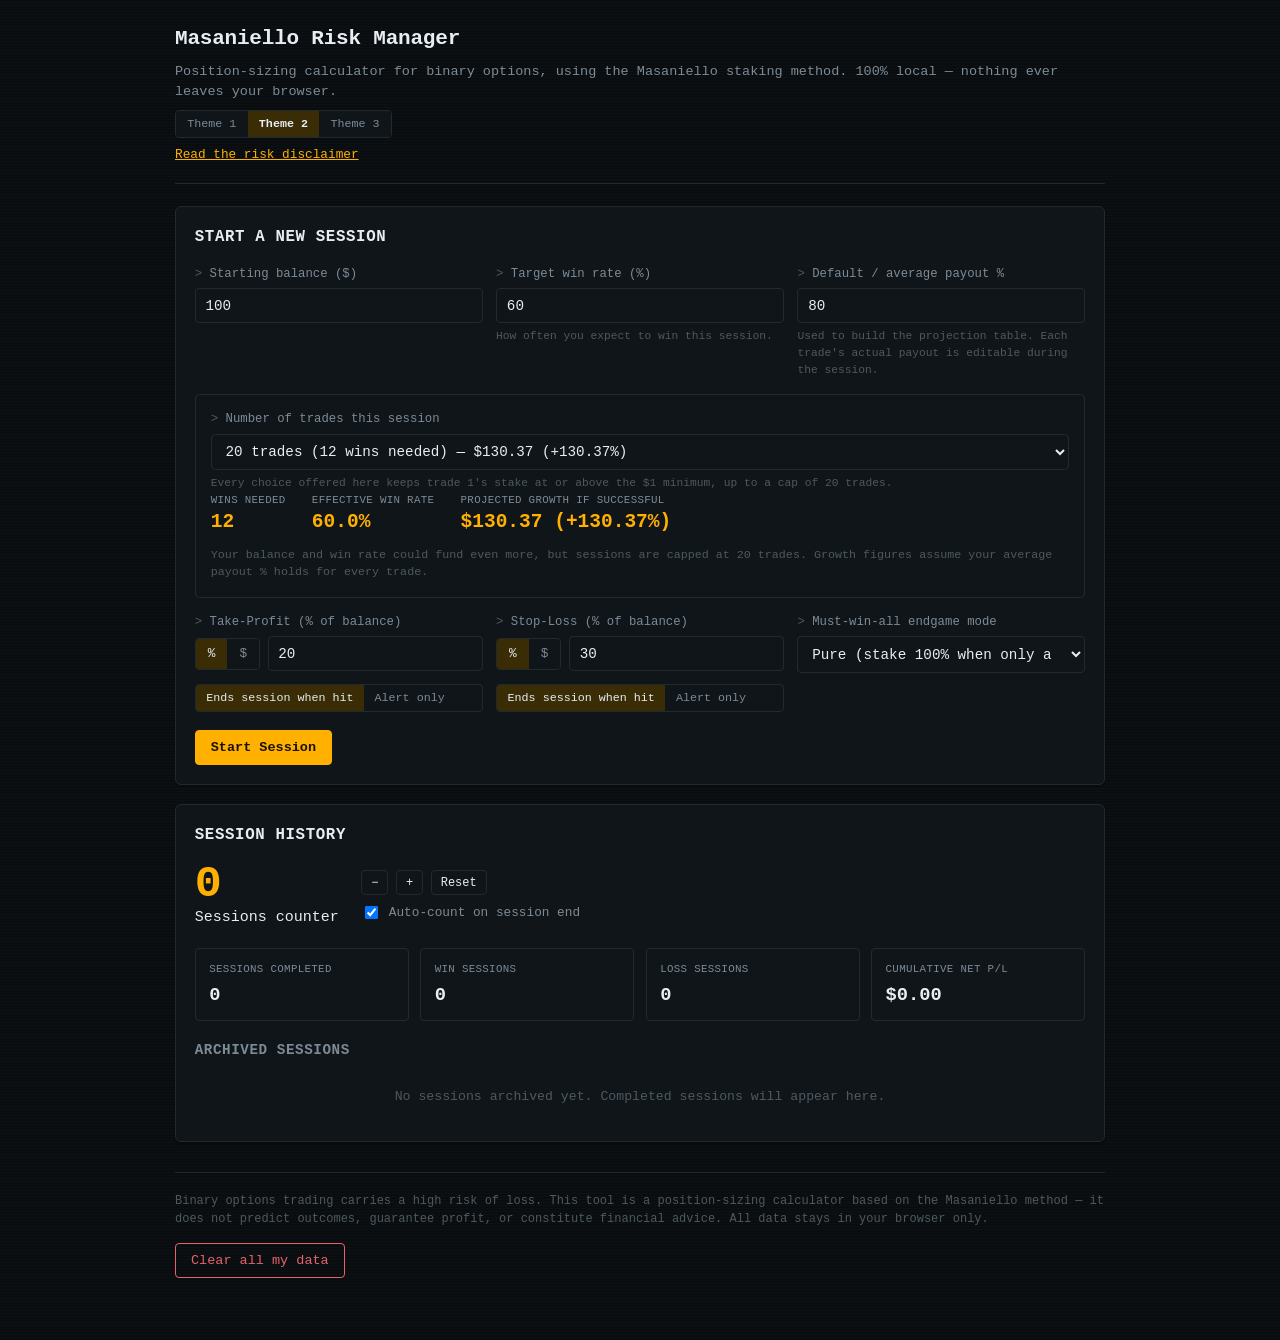
<file: index.html>
<!doctype html>
<html lang="en">
<head>
<meta charset="utf-8" />
<meta name="viewport" content="width=device-width, initial-scale=1" />
<title>Masaniello Risk Manager</title>
<script>
  (function () {
    var VALID = { ledger: 1, terminal: 1, gauge: 1 };
    var theme = 'terminal';
    try {
      var stored = localStorage.getItem('masaniello_theme_v1');
      if (stored && VALID[stored]) theme = stored;
    } catch (e) {}
    document.documentElement.setAttribute('data-theme', theme);
  })();
</script>
<link rel="stylesheet" href="style.css" />
</head>
<body>
<div class="wrap">

  <header class="app-header">
    <h1>Masaniello Risk Manager</h1>
    <div class="tagline">Position-sizing calculator for binary options, using the Masaniello staking method. 100% local — nothing ever leaves your browser.</div>
    <div class="theme-switcher" role="group" aria-label="Visual theme">
      <button type="button" class="theme-btn" data-theme-choice="ledger">Theme 1</button>
      <button type="button" class="theme-btn" data-theme-choice="terminal">Theme 2</button>
      <button type="button" class="theme-btn" data-theme-choice="gauge">Theme 3</button>
    </div>
    <span class="disclaimer-link" id="disclaimerLink">Read the risk disclaimer</span>
  </header>

  <!-- ===================== SETUP PANEL ===================== -->
  <section class="card" id="setupPanel">
    <h2>Start a new session</h2>
    <div class="error-box hidden" id="setupError"></div>

    <div class="field-grid">
      <div class="field">
        <label for="bankrollInput">Starting balance ($)</label>
        <input type="number" id="bankrollInput" value="100" min="0" step="0.01" />
      </div>
      <div class="field">
        <label for="winRateInput">Target win rate (%)</label>
        <input type="number" id="winRateInput" value="60" min="0.01" max="100" step="0.1" />
        <span class="hint">How often you expect to win this session.</span>
      </div>
      <div class="field">
        <label for="avgPayoutInput">Default / average payout %</label>
        <input type="number" id="avgPayoutInput" value="80" min="0" step="0.01" />
        <span class="hint">Used to build the projection table. Each trade's actual payout is editable during the session.</span>
      </div>
    </div>

    <div class="computed-plan" id="computedPlan">
      <div class="field">
        <label for="tradeCountSelect">Number of trades this session</label>
        <select id="tradeCountSelect"></select>
        <span class="hint">Every choice offered here keeps trade 1's stake at or above the $1 minimum, up to a cap of 20 trades.</span>
      </div>
      <div class="computed-plan-row">
        <div class="computed-plan-item">
          <div class="label">Wins needed</div>
          <div class="value" id="computedWins">—</div>
        </div>
        <div class="computed-plan-item">
          <div class="label">Effective win rate</div>
          <div class="value" id="computedWinRate">—</div>
        </div>
        <div class="computed-plan-item">
          <div class="label">Projected growth if successful</div>
          <div class="value" id="computedGrowth">—</div>
        </div>
      </div>
      <div class="note" id="computedPlanNote">Set your balance and target win rate above to see how many trades you can choose from.</div>
    </div>

    <div class="field-grid" style="margin-top:1rem;">
      <div class="field">
        <label id="tpValueLabel">Take-Profit (% of balance)</label>
        <div class="tp-sl-row">
          <div class="toggle-group">
            <button type="button" id="tpTypePercentBtn" class="active">%</button>
            <button type="button" id="tpTypeDollarBtn">$</button>
          </div>
          <input type="number" id="tpValueInput" value="20" min="0" step="0.01" />
        </div>
        <div class="field hidden" id="tpDollarModeField" style="margin-top:0.5rem;">
          <div class="toggle-group wide">
            <button type="button" id="tpModeAmountBtn" class="active">Amount to gain</button>
            <button type="button" id="tpModeCeilingBtn">Balance ceiling</button>
          </div>
          <span class="hint" id="tpDollarModeHint"></span>
        </div>
        <div class="toggle-group wide" style="margin-top:0.5rem;">
          <button type="button" id="tpForceEndYesBtn" class="active">Ends session when hit</button>
          <button type="button" id="tpForceEndNoBtn">Alert only</button>
        </div>
      </div>
      <div class="field">
        <label id="slValueLabel">Stop-Loss (% of balance)</label>
        <div class="tp-sl-row">
          <div class="toggle-group">
            <button type="button" id="slTypePercentBtn" class="active">%</button>
            <button type="button" id="slTypeDollarBtn">$</button>
          </div>
          <input type="number" id="slValueInput" value="30" min="0" step="0.01" />
        </div>
        <div class="field hidden" id="slDollarModeField" style="margin-top:0.5rem;">
          <div class="toggle-group wide">
            <button type="button" id="slModeAmountBtn" class="active">Amount you can lose</button>
            <button type="button" id="slModeFloorBtn">Balance floor</button>
          </div>
          <span class="hint" id="slDollarModeHint"></span>
        </div>
        <div class="toggle-group wide" style="margin-top:0.5rem;">
          <button type="button" id="slForceEndYesBtn" class="active">Ends session when hit</button>
          <button type="button" id="slForceEndNoBtn">Alert only</button>
        </div>
      </div>
      <div class="field">
        <label for="diagonalModeSelect">Must-win-all endgame mode</label>
        <select id="diagonalModeSelect">
          <option value="pure" selected>Pure (stake 100% when only a win keeps target alive)</option>
          <option value="capped">Capped (cap the stake, treat a loss as session end)</option>
        </select>
      </div>
      <div class="field hidden" id="maxStakePercentField">
        <label for="maxStakePercentInput">Max stake % (capped mode)</label>
        <input type="number" id="maxStakePercentInput" value="50" min="1" max="100" step="1" />
      </div>
    </div>

    <div style="margin-top:1.25rem;">
      <button class="btn btn-primary" id="startSessionBtn">Start Session</button>
    </div>
  </section>

  <!-- ===================== ACTIVE / ENDED DASHBOARD ===================== -->
  <section class="card hidden" id="dashboardPanel">
    <div class="end-banner hidden" id="endBanner"></div>
    <div class="error-box hidden" id="endgameWarning"></div>

    <span class="session-status hidden" id="sessionStatus">Session Active</span>

    <div class="stat-row">
      <div class="stat"><div class="label">Current Capital</div><div class="value" id="statCurrentCapital">$0.00</div></div>
      <div class="stat"><div class="label">Starting Capital</div><div class="value" id="statStartingCapital">$0.00</div></div>
      <div class="stat"><div class="label">Net P/L</div><div class="value" id="statNetPL">$0.00</div></div>
      <div class="stat"><div class="label">Trades</div><div class="value" id="statTrades" style="font-size:1rem;">0 / 0</div></div>
      <div class="stat"><div class="label">Wins</div><div class="value" id="statWins" style="font-size:1rem;">0 / 0</div></div>
    </div>

    <div class="projection-box">
      <div class="estimate-label">Projected outcome if the plan finishes exactly on target</div>
      <div class="proj-row">
        <div class="proj-item"><div class="value" id="projFinalCapital">$0.00</div><div class="label">Final capital</div></div>
        <div class="proj-item"><div class="value" id="projProfit">$0.00</div><div class="label">Projected profit</div></div>
        <div class="proj-item"><div class="value" id="projGainPercent">0%</div><div class="label">Account gain</div></div>
      </div>
      <div class="note" id="projNote"></div>
    </div>

    <div class="stake-panel">
      <div class="field">
        <label for="qNextInput">Payout % for this trade</label>
        <input type="number" id="qNextInput" min="0" step="0.01" />
        <span class="hint">Set this to what your broker is actually offering on <em>this</em> trade before you record a result — binary options payouts change trade to trade, and this is the number your stake and balance are calculated from.</span>
      </div>
      <div class="suggested-stake">
        <div class="label">Suggested next stake</div>
        <div class="value" id="suggestedStakeValue">$0.00</div>
      </div>
    </div>

    <div class="progress-row">
      <div class="progress-item">
        <div class="progress-label" id="tpProgressLabel"><span>Take-Profit</span><span>$0 / $0</span></div>
        <div class="progress-bar-bg"><div class="progress-bar-fill tp" id="tpProgressFill" style="width:0%;"></div></div>
        <svg class="progress-ring" viewBox="0 0 84 84" width="84" height="84">
          <circle class="ring-track" cx="42" cy="42" r="34" fill="none" stroke-width="8" />
          <circle class="ring-fill tp" id="tpRingFill" cx="42" cy="42" r="34" fill="none" stroke-width="8" stroke-linecap="round" stroke-dasharray="0 213.63" transform="rotate(-90 42 42)" />
          <line x1="42" y1="6" x2="42" y2="14" class="ring-tick" />
          <line x1="78" y1="42" x2="70" y2="42" class="ring-tick" />
          <line x1="42" y1="78" x2="42" y2="70" class="ring-tick" />
          <line x1="6" y1="42" x2="14" y2="42" class="ring-tick" />
        </svg>
        <span class="hit-note hidden" id="tpHitNote">Reached — auto-end is off, session continuing</span>
      </div>
      <div class="progress-item">
        <div class="progress-label" id="slProgressLabel"><span>Stop-Loss</span><span>$0 / $0</span></div>
        <div class="progress-bar-bg"><div class="progress-bar-fill sl" id="slProgressFill" style="width:0%;"></div></div>
        <svg class="progress-ring" viewBox="0 0 84 84" width="84" height="84">
          <circle class="ring-track" cx="42" cy="42" r="34" fill="none" stroke-width="8" />
          <circle class="ring-fill sl" id="slRingFill" cx="42" cy="42" r="34" fill="none" stroke-width="8" stroke-linecap="round" stroke-dasharray="0 213.63" transform="rotate(-90 42 42)" />
          <line x1="42" y1="6" x2="42" y2="14" class="ring-tick" />
          <line x1="78" y1="42" x2="70" y2="42" class="ring-tick" />
          <line x1="42" y1="78" x2="42" y2="70" class="ring-tick" />
          <line x1="6" y1="42" x2="14" y2="42" class="ring-tick" />
        </svg>
        <span class="hit-note hidden" id="slHitNote">Reached — auto-end is off, session continuing</span>
      </div>
    </div>

    <div class="error-box hidden" id="dashboardError"></div>

    <div class="actions-row">
      <div class="stake-used-field">
        <label for="stakeUsedInput">Actual stake used (editable for slippage)</label>
        <input type="number" id="stakeUsedInput" min="0" step="0.01" />
      </div>
      <button class="btn btn-win" id="winBtn">Win</button>
      <button class="btn btn-loss" id="lossBtn">Loss</button>
    </div>

    <h3>This session's trade log</h3>
    <div style="overflow-x:auto;">
      <table class="log-table">
        <thead>
          <tr><th>No.</th><th>Payout %</th><th>Result</th><th>Trade Amount</th><th>Return</th><th>Running Balance</th></tr>
        </thead>
        <tbody id="tradeLogBody"></tbody>
      </table>
    </div>

    <div class="actions-row" style="margin-top:1.25rem;margin-bottom:0;">
      <button class="btn btn-danger" id="endSessionBtn">End Session Manually</button>
      <button class="btn btn-primary hidden" id="startNewSessionBtn">Start New Session</button>
    </div>
  </section>

  <!-- ===================== SESSION HISTORY ===================== -->
  <section class="card">
    <h2>Session History</h2>

    <div class="counter-widget">
      <div>
        <div class="big-number" id="counterBigNumber">0</div>
        <div class="hint">Sessions counter</div>
      </div>
      <div class="counter-side">
        <div class="counter-controls">
          <button class="btn btn-small" id="counterMinusBtn">−</button>
          <button class="btn btn-small" id="counterPlusBtn">+</button>
          <button class="btn btn-small" id="counterResetBtn">Reset</button>
        </div>
        <label class="switch">
          <input type="checkbox" id="autoCountToggle" checked />
          Auto-count on session end
        </label>
      </div>
    </div>

    <div class="history-totals">
      <div class="stat"><div class="label">Sessions Completed</div><div class="value" id="totalSessions">0</div></div>
      <div class="stat"><div class="label">Win Sessions</div><div class="value" id="totalWinSessions">0</div></div>
      <div class="stat"><div class="label">Loss Sessions</div><div class="value" id="totalLossSessions">0</div></div>
      <div class="stat"><div class="label">Cumulative Net P/L</div><div class="value" id="totalCumulativePL">$0.00</div></div>
    </div>

    <h3>Archived sessions</h3>
    <div id="sessionHistoryList"></div>
  </section>

  <footer class="app-footer">
    <div>
      Binary options trading carries a high risk of loss. This tool is a position-sizing calculator based on the
      Masaniello method — it does not predict outcomes, guarantee profit, or constitute financial advice. All data
      stays in your browser only.
    </div>
    <div>
      <button class="btn btn-danger" id="clearAllDataBtn">Clear all my data</button>
    </div>
  </footer>

</div>

<!-- Disclaimer modal -->
<div class="modal-backdrop hidden" id="disclaimerModal">
  <div class="modal">
    <h3>Risk Disclaimer</h3>
    <p>
      Binary options trading carries a high risk of loss and is not suitable for every investor. The Masaniello method
      implemented here is a position-sizing / stake-management calculator only — it does not predict trade outcomes,
      does not guarantee profit, and is not financial or investment advice.
    </p>
    <p>
      This tool runs entirely in your browser. No account, trade, or session data is ever sent to a server; everything
      is stored locally via your browser's <code>localStorage</code> and is only ever visible to you, on this device,
      in this browser.
    </p>
    <p>
      The "projected final capital" shown during a session is an estimate that assumes your chosen average payout %
      continues on every remaining trade at exactly the suggested stake. Real payouts vary trade to trade, so actual
      results can and will differ.
    </p>
    <div class="modal-actions">
      <button class="btn btn-primary" id="disclaimerCloseBtn">Close</button>
    </div>
  </div>
</div>

<div class="toast hidden" id="toast"></div>

<script src="masaniello.js"></script>
<script src="app.js"></script>
</body>
</html>
</file>
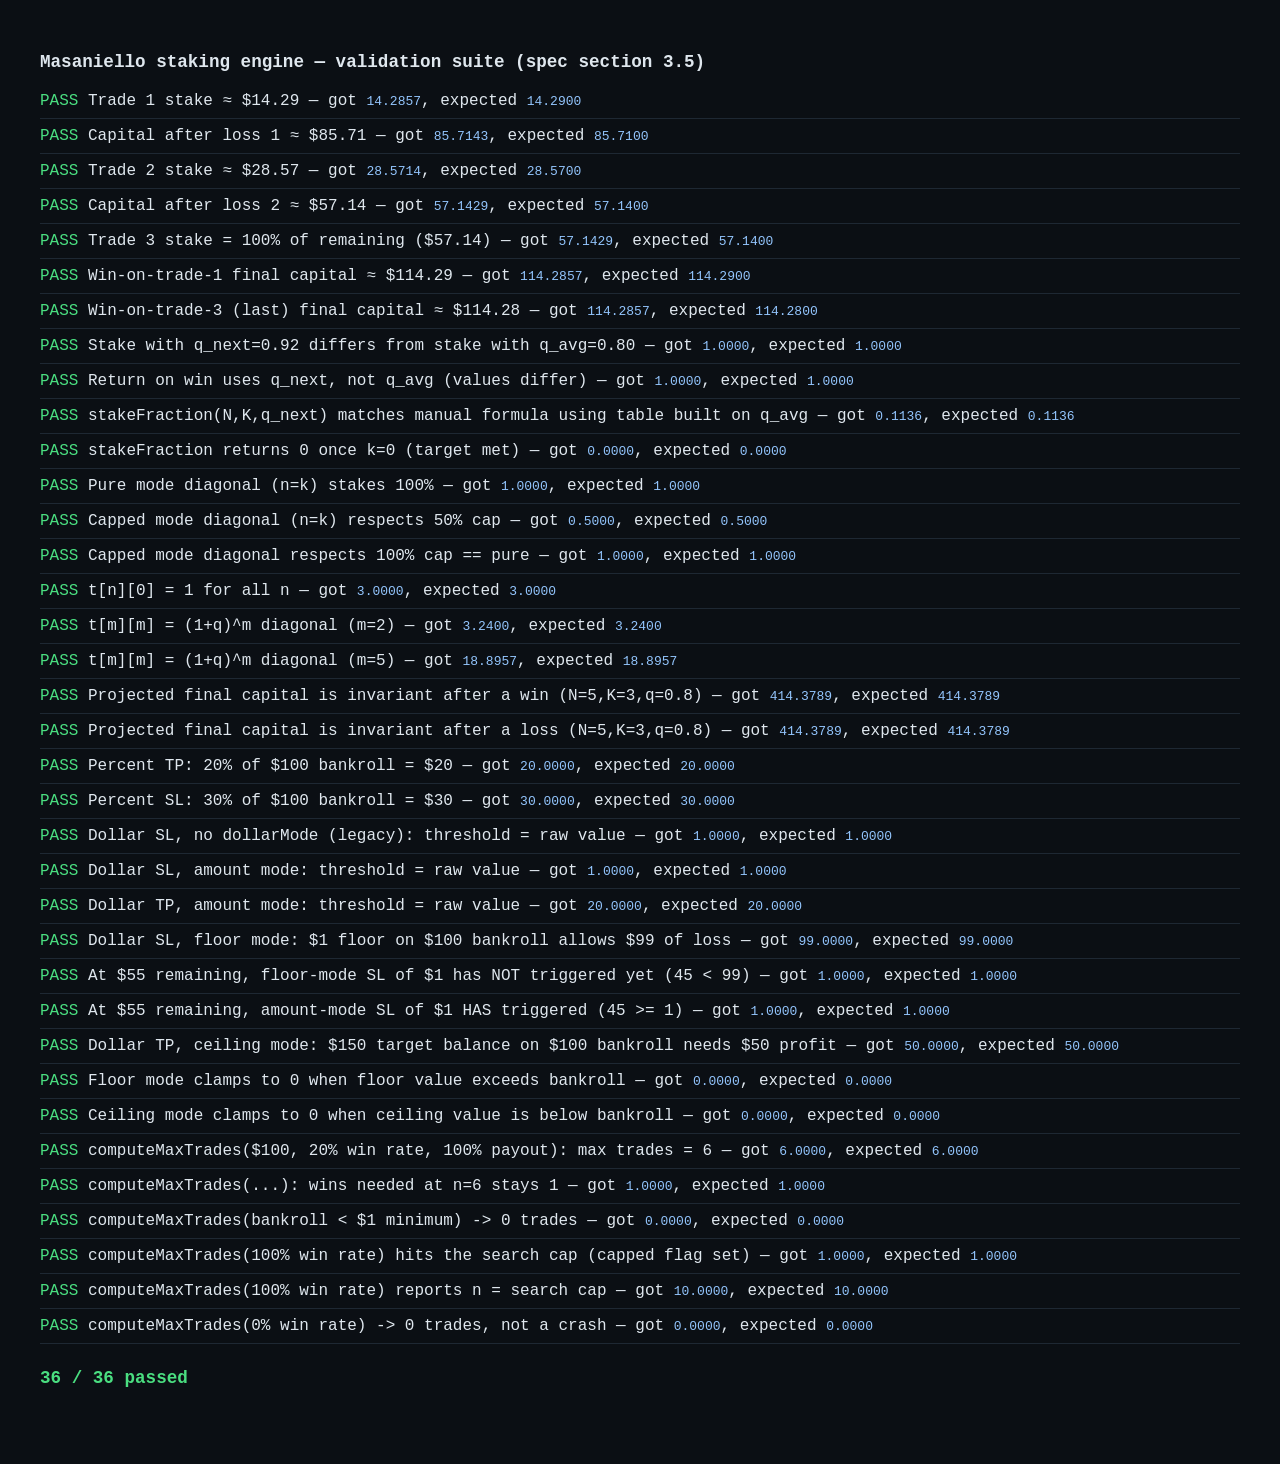
<file: tests.html>
<!doctype html>
<html lang="en">
<head>
<meta charset="utf-8" />
<title>Masaniello engine — test suite</title>
<style>
  body { font-family: ui-monospace, SFMono-Regular, Menlo, monospace; background:#0b0f14; color:#dfe7ee; padding:2rem; }
  h1 { font-size: 1.1rem; }
  .pass { color: #4ade80; }
  .fail { color: #f87171; }
  .case { padding: 0.5rem 0; border-bottom: 1px solid #1e2833; }
  .summary { margin-top: 1.5rem; font-weight: bold; font-size: 1.1rem; }
  code { color: #93c5fd; }
</style>
</head>
<body>
<h1>Masaniello staking engine — validation suite (spec section 3.5)</h1>
<div id="results"></div>
<div id="summary" class="summary"></div>

<script src="masaniello.js"></script>
<script>
(function () {
  const results = [];
  let passCount = 0;

  function approx(a, b, eps) {
    return Math.abs(a - b) <= (eps === undefined ? 0.005 : eps);
  }

  function check(name, actual, expected, eps) {
    const ok = approx(actual, expected, eps);
    if (ok) passCount++;
    results.push({ name, ok, actual, expected });
  }

  // --- Worked example from the spec: N=3, K=1, payout=100%, bankroll=$100 ---
  (function workedExample() {
    const N = 3, K = 1, qAvg = 1.0, C0 = 100;
    const t = Masaniello.buildTable(N, qAvg);

    let capital = C0, tradesRemaining = N, winsNeeded = K;

    // Trade 1
    let stake1 = Masaniello.nextStake(capital, tradesRemaining, winsNeeded, qAvg, t, 'pure');
    check('Trade 1 stake ≈ $14.29', stake1, 14.29, 0.01);

    // Trade 1 loses -> capital 85.71
    capital = capital - stake1;
    tradesRemaining -= 1; // winsNeeded unchanged (loss)
    check('Capital after loss 1 ≈ $85.71', capital, 85.71, 0.01);

    // Trade 2
    let stake2 = Masaniello.nextStake(capital, tradesRemaining, winsNeeded, qAvg, t, 'pure');
    check('Trade 2 stake ≈ $28.57', stake2, 28.57, 0.01);

    // Trade 2 loses -> capital 57.14
    capital = capital - stake2;
    tradesRemaining -= 1;
    check('Capital after loss 2 ≈ $57.14', capital, 57.14, 0.01);

    // Trade 3 - must-win-all-remaining (n===k diagonal), pure mode -> 100% of capital
    let stake3 = Masaniello.nextStake(capital, tradesRemaining, winsNeeded, qAvg, t, 'pure');
    check('Trade 3 stake = 100% of remaining ($57.14)', stake3, 57.14, 0.01);

    // A single win, whenever it lands, produces the same final capital ~114.28/114.29
    const finalIfWinTrade1 = C0 - Masaniello.nextStake(C0, N, K, qAvg, t, 'pure') + Masaniello.nextStake(C0, N, K, qAvg, t, 'pure') * (1 + qAvg);
    check('Win-on-trade-1 final capital ≈ $114.29', finalIfWinTrade1, 114.29, 0.02);

    const finalIfWinTrade3 = capital - stake3 + stake3 * (1 + qAvg);
    check('Win-on-trade-3 (last) final capital ≈ $114.28', finalIfWinTrade3, 114.28, 0.02);
  })();

  // --- q_next differs from q_avg on the very first trade ---
  (function qNextDiffersFromQAvg() {
    const N = 3, K = 1, qAvg = 0.80, C0 = 100;
    const t = Masaniello.buildTable(N, qAvg);

    const qNext = 0.92; // broker actually offering 92% on trade 1
    const stakeWithQNext = Masaniello.nextStake(C0, N, K, qNext, t, 'pure');
    const stakeWithQAvg = Masaniello.nextStake(C0, N, K, qAvg, t, 'pure');

    check('Stake with q_next=0.92 differs from stake with q_avg=0.80', stakeWithQNext === stakeWithQAvg ? 0 : 1, 1, 0);

    const returnIfWin = stakeWithQNext * qNext;
    const wrongReturnIfWin = stakeWithQNext * qAvg;
    check('Return on win uses q_next, not q_avg (values differ)', returnIfWin === wrongReturnIfWin ? 0 : 1, 1, 0);

    // Sanity: stake fraction formula directly
    const Aq = t[N - 1][K - 1];
    const Bq = t[N - 1][K];
    const expectedFraction = (Bq - Aq) / (Aq * qNext + Bq);
    check('stakeFraction(N,K,q_next) matches manual formula using table built on q_avg', Masaniello.stakeFraction(N, K, qNext, t, 'pure'), expectedFraction, 1e-9);
  })();

  // --- Target already met: k=0 means stop staking ---
  (function targetMet() {
    const t = Masaniello.buildTable(5, 0.8);
    check('stakeFraction returns 0 once k=0 (target met)', Masaniello.stakeFraction(3, 0, 0.8, t, 'pure'), 0, 0);
  })();

  // --- Diagonal case: pure vs capped mode ---
  (function diagonalModes() {
    const t = Masaniello.buildTable(4, 0.8);
    check('Pure mode diagonal (n=k) stakes 100%', Masaniello.stakeFraction(2, 2, 0.8, t, 'pure'), 1, 0);
    check('Capped mode diagonal (n=k) respects 50% cap', Masaniello.stakeFraction(2, 2, 0.8, t, 'capped', 50), 0.5, 0);
    check('Capped mode diagonal respects 100% cap == pure', Masaniello.stakeFraction(2, 2, 0.8, t, 'capped', 100), 1, 0);
  })();

  // --- Additional (N,K,payout) combinations for cross-checking ---
  (function additionalCombos() {
    // N=5,K=3,payout=80%: table should be internally consistent —
    // a win at any point in the tree should reach the same t[5][3]-based target
    // when re-normalized. We check invariants instead of external reference values.
    const N = 5, K = 3, qAvg = 0.80;
    const t = Masaniello.buildTable(N, qAvg);
    // Base cases
    check('t[n][0] = 1 for all n', t[5][0] + t[3][0] + t[0][0], 3, 0);
    check('t[m][m] = (1+q)^m diagonal (m=2)', t[2][2], Math.pow(1.8, 2), 1e-9);
    check('t[m][m] = (1+q)^m diagonal (m=5)', t[5][5], Math.pow(1.8, 5), 1e-9);

    // Invariant: starting capital * t[N][K] should equal capital-after-a-win * t[N-1][K-1]
    // when the stake for that win was sized by stakeFraction(N,K,qAvg,...).
    const C0 = 250;
    const stake = Masaniello.nextStake(C0, N, K, qAvg, t, 'pure');
    const capitalAfterWin = C0 - stake + stake * (1 + qAvg);
    const projectedFromStart = C0 * t[N][K];
    const projectedAfterWin = capitalAfterWin * t[N - 1][K - 1];
    check('Projected final capital is invariant after a win (N=5,K=3,q=0.8)', projectedAfterWin, projectedFromStart, 0.01);

    const capitalAfterLoss = C0 - stake;
    const projectedAfterLoss = capitalAfterLoss * t[N - 1][K];
    check('Projected final capital is invariant after a loss (N=5,K=3,q=0.8)', projectedAfterLoss, projectedFromStart, 0.01);
  })();

  // --- Take-profit / stop-loss threshold amount: percent vs dollar, and
  // the dollar "amount" vs "ceiling"/"floor" mode distinction (bug report:
  // a $1 stop-loss was ending sessions with $55+ still remaining because
  // "amount" mode measures cumulative loss from bankroll, not the balance
  // itself — "floor" mode is the fix for users who want the latter). ---
  (function thresholdAmountModes() {
    const C0 = 100;

    check('Percent TP: 20% of $100 bankroll = $20', Masaniello.thresholdAmount(C0, { type: 'percent', value: 20 }), 20, 0);
    check('Percent SL: 30% of $100 bankroll = $30', Masaniello.thresholdAmount(C0, { type: 'percent', value: 30 }), 30, 0);

    // Default/legacy dollar mode (no dollarMode field, or 'amount'): the
    // value IS the threshold, regardless of bankroll size.
    check('Dollar SL, no dollarMode (legacy): threshold = raw value', Masaniello.thresholdAmount(C0, { type: 'dollar', value: 1 }), 1, 0);
    check('Dollar SL, amount mode: threshold = raw value', Masaniello.thresholdAmount(C0, { type: 'dollar', value: 1, dollarMode: 'amount' }), 1, 0);
    check('Dollar TP, amount mode: threshold = raw value', Masaniello.thresholdAmount(C0, { type: 'dollar', value: 20, dollarMode: 'amount' }), 20, 0);

    // Bug-report scenario: SL "$1" in floor mode with $100 bankroll means
    // "stop once balance drops to $1" -> allowed loss is $99, so losing down
    // to $55 remaining should NOT be treated as having crossed a $1 threshold.
    const slFloorThreshold = Masaniello.thresholdAmount(C0, { type: 'dollar', value: 1, dollarMode: 'floor' });
    check('Dollar SL, floor mode: $1 floor on $100 bankroll allows $99 of loss', slFloorThreshold, 99, 0);
    const lossSoFarAt55Remaining = C0 - 55;
    check('At $55 remaining, floor-mode SL of $1 has NOT triggered yet (45 < 99)', lossSoFarAt55Remaining < slFloorThreshold ? 1 : 0, 1, 0);

    // Same $1 value in amount mode DOES trigger almost immediately, which is
    // the behavior that was surprising the user.
    const slAmountThreshold = Masaniello.thresholdAmount(C0, { type: 'dollar', value: 1, dollarMode: 'amount' });
    check('At $55 remaining, amount-mode SL of $1 HAS triggered (45 >= 1)', lossSoFarAt55Remaining >= slAmountThreshold ? 1 : 0, 1, 0);

    // TP ceiling mode: target balance of $150 on a $100 bankroll needs $50 of profit.
    check('Dollar TP, ceiling mode: $150 target balance on $100 bankroll needs $50 profit', Masaniello.thresholdAmount(C0, { type: 'dollar', value: 150, dollarMode: 'ceiling' }), 50, 0);

    // Floor/ceiling values that have already been passed clamp to 0, not negative.
    check('Floor mode clamps to 0 when floor value exceeds bankroll', Masaniello.thresholdAmount(C0, { type: 'dollar', value: 200, dollarMode: 'floor' }), 0, 0);
    check('Ceiling mode clamps to 0 when ceiling value is below bankroll', Masaniello.thresholdAmount(C0, { type: 'dollar', value: 50, dollarMode: 'ceiling' }), 0, 0);
  })();

  // --- computeMaxTrades: how many trades can a bankroll fund at a target
  // win rate before trade 1's stake would fall below the $1 broker minimum?
  // Hand-derived for $100 bankroll, 20% win rate, 100% payout, pure mode:
  // K stays at 1 (round(0.2*n) = 1 for n=3..7), and trade-1 stake follows
  // f(n) = 2*f(n-1)/(1+f(n-1)) with f(1)=2, giving stake(6) = 100/63 ≈ $1.587
  // (still >= $1) and stake(7) = 100/127 ≈ $0.787 (< $1) — so max n = 6. ---
  (function maxTradesCalc() {
    const r6 = Masaniello.computeMaxTrades(100, 20, 100, 'pure', null);
    check('computeMaxTrades($100, 20% win rate, 100% payout): max trades = 6', r6.n, 6, 0);
    check('computeMaxTrades(...): wins needed at n=6 stays 1', r6.k, 1, 0);

    // Bankroll below the $1 minimum can't fund even one trade.
    const rTooSmall = Masaniello.computeMaxTrades(0.5, 60, 80, 'pure', null);
    check('computeMaxTrades(bankroll < $1 minimum) -> 0 trades', rTooSmall.n, 0, 0);

    // A 100% win rate is diagonal (must-win-all) for every n, so trade 1 is
    // always the full bankroll regardless of n -> the scan never finds a
    // violation and hits the search cap, which the caller can detect.
    const r100 = Masaniello.computeMaxTrades(100, 100, 80, 'pure', null, 1, 10);
    check('computeMaxTrades(100% win rate) hits the search cap (capped flag set)', r100.cappedAtSearchLimit ? 1 : 0, 1, 0);
    check('computeMaxTrades(100% win rate) reports n = search cap', r100.n, 10, 0);

    // Invalid inputs (bankroll/winRate/payout <= 0) return a safe zero result.
    const rInvalid = Masaniello.computeMaxTrades(100, 0, 80, 'pure', null);
    check('computeMaxTrades(0% win rate) -> 0 trades, not a crash', rInvalid.n, 0, 0);
  })();

  // --- Render results ---
  const container = document.getElementById('results');
  results.forEach(r => {
    const div = document.createElement('div');
    div.className = 'case';
    div.innerHTML = (r.ok ? '<span class="pass">PASS</span> ' : '<span class="fail">FAIL</span> ') +
      r.name + ' — got <code>' + (typeof r.actual === 'number' ? r.actual.toFixed(4) : r.actual) +
      '</code>, expected <code>' + (typeof r.expected === 'number' ? r.expected.toFixed(4) : r.expected) + '</code>';
    container.appendChild(div);
  });

  const summary = document.getElementById('summary');
  summary.textContent = passCount + ' / ' + results.length + ' passed';
  summary.className = 'summary ' + (passCount === results.length ? 'pass' : 'fail');
  window.__TEST_RESULTS__ = { passCount, total: results.length, results };
})();
</script>
</body>
</html>
</file>
<file: style.css>
:root {
  /* ===== Terminal (default) — amber phosphor on near-black ===== */
  --bg: #0a0d10;
  --bg-elevated: #10151a;
  --bg-card: #10151a;
  --border: #212a31;
  --text: #e7eef3;
  --text-dim: #7c8b96;
  --text-faint: #4d5960;
  --accent: #ffb000;
  --accent-dim: #3a2c05;
  --win: #57c285;
  --win-dim: #163524;
  --loss: #e5636b;
  --loss-dim: #3a1418;
  --warn: #ffb000;
  --on-accent: #1a1200;
  --on-win: #06281c;
  --on-loss: #2c0b0b;
  --radius: 6px;
  --radius-sm: 4px;
  --shadow: 0 1px 2px rgba(0, 0, 0, 0.5);
  --font-display: ui-monospace, "SFMono-Regular", "JetBrains Mono", Menlo, Consolas, monospace;
  --font-body: ui-monospace, "SFMono-Regular", "JetBrains Mono", Menlo, Consolas, monospace;
  --font-mono: ui-monospace, "SFMono-Regular", "JetBrains Mono", Menlo, Consolas, monospace;
}

/* ===== Ledger — ruled paper, ink stamps, tabular figures ===== */
:root[data-theme="ledger"] {
  --bg: #e8ebe0;
  --bg-elevated: #f3f5ec;
  --bg-card: #f3f5ec;
  --border: #c7cdb9;
  --text: #20241f;
  --text-dim: #5c6355;
  --text-faint: #8b9280;
  --accent: #1f4b43;
  --accent-dim: #dbe4dc;
  --win: #1f4b43;
  --win-dim: #dbe4dc;
  --loss: #8c3630;
  --loss-dim: #f0dcd8;
  --warn: #8a5a1f;
  --on-accent: #f3f5ec;
  --on-win: #f3f5ec;
  --on-loss: #f3f5ec;
  --radius: 3px;
  --radius-sm: 2px;
  --shadow: none;
  --font-display: "Iowan Old Style", "Palatino Linotype", Georgia, "Times New Roman", serif;
  --font-body: -apple-system, "Segoe UI", Roboto, Helvetica, Arial, sans-serif;
  --font-mono: ui-monospace, "SFMono-Regular", Menlo, Consolas, monospace;
}

/* ===== Instrument Panel — brushed graphite, dial gauges ===== */
:root[data-theme="gauge"] {
  --bg: #2b2c2f;
  --bg-elevated: #232427;
  --bg-card: #37383b;
  --border: #46474a;
  --text: #ece9e2;
  --text-dim: #9a9b94;
  --text-faint: #6f706b;
  --accent: #e8823d;
  --accent-dim: #4a3420;
  --win: #6fcb8f;
  --win-dim: #1e3a29;
  --loss: #d64545;
  --loss-dim: #3a1616;
  --warn: #e8823d;
  --on-accent: #241605;
  --on-win: #10241a;
  --on-loss: #2a0e0e;
  --radius: 10px;
  --radius-sm: 6px;
  --shadow: inset 0 1px 0 rgba(255, 255, 255, 0.04), 0 6px 16px -8px rgba(0, 0, 0, 0.6);
  --font-display: "Bahnschrift", "Arial Narrow", "Helvetica Neue Condensed", sans-serif;
  --font-body: system-ui, -apple-system, "Segoe UI", sans-serif;
  --font-mono: "Bahnschrift", "Arial Narrow", ui-monospace, monospace;
}

* { box-sizing: border-box; }

html, body {
  margin: 0;
  padding: 0;
  background: var(--bg);
  color: var(--text);
  font-family: var(--font-body);
  font-size: 15px;
  line-height: 1.5;
}

.wrap {
  max-width: 960px;
  margin: 0 auto;
  padding: 1.5rem 1rem 4rem;
}

header.app-header {
  display: flex;
  flex-direction: column;
  align-items: flex-start;
  gap: 0.5rem;
  padding-bottom: 1.25rem;
  border-bottom: 1px solid var(--border);
  margin-bottom: 1.5rem;
}

header.app-header h1 {
  margin: 0;
  font-family: var(--font-display);
  font-size: 1.4rem;
  letter-spacing: -0.01em;
}

header.app-header .tagline {
  color: var(--text-dim);
  font-size: 0.9rem;
}

header.app-header .disclaimer-link {
  color: var(--accent);
  cursor: pointer;
  font-size: 0.85rem;
  text-decoration: underline;
  width: fit-content;
}

.theme-switcher {
  display: inline-flex;
  border: 1px solid var(--border);
  border-radius: var(--radius-sm);
  overflow: hidden;
}

.theme-switcher .theme-btn {
  background: var(--bg-elevated);
  color: var(--text-dim);
  border: none;
  padding: 0.4rem 0.75rem;
  font-size: 0.78rem;
  cursor: pointer;
  font-family: var(--font-body);
}

.theme-switcher .theme-btn:hover { color: var(--text); }
.theme-switcher .theme-btn.active { background: var(--accent-dim); color: var(--text); font-weight: 600; }
.theme-switcher .theme-btn:focus-visible { outline: 2px solid var(--accent); outline-offset: -2px; }

.hidden { display: none !important; }

.card {
  background: var(--bg-card);
  border: 1px solid var(--border);
  border-radius: var(--radius);
  padding: 1.25rem;
  margin-bottom: 1.25rem;
  box-shadow: var(--shadow);
  position: relative;
}

.card h2 {
  margin: 0 0 1rem;
  font-family: var(--font-display);
  font-size: 1.05rem;
}

.card h3 {
  margin: 0 0 0.75rem;
  font-size: 0.95rem;
  color: var(--text-dim);
  text-transform: uppercase;
  letter-spacing: 0.03em;
}

.field-grid {
  display: grid;
  grid-template-columns: repeat(auto-fit, minmax(180px, 1fr));
  gap: 0.9rem;
}

.computed-plan {
  background: var(--bg-elevated);
  border: 1px solid var(--border);
  border-radius: var(--radius-sm);
  padding: 1rem;
  margin-top: 1rem;
}

.computed-plan-row {
  display: flex;
  gap: 1.75rem;
  flex-wrap: wrap;
}

.computed-plan-item .value {
  font-family: var(--font-mono);
  font-variant-numeric: tabular-nums;
  font-size: 1.3rem;
  font-weight: 700;
  color: var(--accent);
}

.computed-plan-item .label {
  font-size: 0.72rem;
  color: var(--text-dim);
  text-transform: uppercase;
  letter-spacing: 0.03em;
}

.computed-plan .note {
  font-size: 0.78rem;
  color: var(--text-faint);
  margin-top: 0.6rem;
}

.field {
  display: flex;
  flex-direction: column;
  gap: 0.35rem;
}

.field label {
  font-size: 0.82rem;
  color: var(--text-dim);
}

.field .hint {
  font-size: 0.75rem;
  color: var(--text-faint);
}

input[type="number"], input[type="text"], select {
  background: var(--bg-elevated);
  border: 1px solid var(--border);
  color: var(--text);
  font-family: inherit;
  border-radius: var(--radius-sm);
  padding: 0.55rem 0.65rem;
  font-size: 0.95rem;
  width: 100%;
}

input[type="number"] { font-variant-numeric: tabular-nums; }

input:focus, select:focus {
  outline: none;
  border-color: var(--accent);
}

.toggle-group {
  display: inline-flex;
  border: 1px solid var(--border);
  border-radius: var(--radius-sm);
  overflow: hidden;
}

.toggle-group button {
  background: var(--bg-elevated);
  color: var(--text-dim);
  border: none;
  padding: 0.5rem 0.8rem;
  cursor: pointer;
  font-size: 0.85rem;
}

.toggle-group button.active {
  background: var(--accent-dim);
  color: var(--text);
}

.toggle-group.wide button {
  padding: 0.4rem 0.7rem;
  font-size: 0.78rem;
}

.tp-sl-row {
  display: flex;
  gap: 0.5rem;
  align-items: center;
}

.tp-sl-row input { flex: 1; }

button {
  font-family: inherit;
}

.btn {
  background: var(--bg-elevated);
  color: var(--text);
  border: 1px solid var(--border);
  border-radius: var(--radius-sm);
  padding: 0.6rem 1rem;
  cursor: pointer;
  font-size: 0.9rem;
}

.btn:hover { border-color: var(--accent); }

.btn-primary {
  background: var(--accent);
  border-color: var(--accent);
  color: var(--on-accent);
  font-weight: 600;
}

.btn-primary:hover { filter: brightness(1.08); }

.btn-win {
  background: var(--win);
  border-color: var(--win);
  color: var(--on-win);
  font-weight: 700;
}

.btn-loss {
  background: var(--loss);
  border-color: var(--loss);
  color: var(--on-loss);
  font-weight: 700;
}

.btn-danger {
  background: transparent;
  border-color: var(--loss);
  color: var(--loss);
}

.btn-small {
  padding: 0.3rem 0.6rem;
  font-size: 0.8rem;
}

.btn:disabled {
  opacity: 0.4;
  cursor: not-allowed;
}

.error-box {
  background: var(--loss-dim);
  border: 1px solid var(--loss);
  color: var(--loss);
  border-radius: var(--radius-sm);
  padding: 0.6rem 0.8rem;
  font-size: 0.85rem;
  margin-bottom: 1rem;
}

.session-status {
  display: inline-flex;
  align-items: center;
  gap: 0.4rem;
  font-size: 0.7rem;
  text-transform: uppercase;
  letter-spacing: 0.08em;
  padding: 0.3rem 0.7rem;
  border-radius: 999px;
  margin-bottom: 1rem;
  background: var(--bg-elevated);
  color: var(--win);
}

.session-status::before { content: "\25CF"; font-size: 0.55rem; }

.stat-row {
  display: grid;
  grid-template-columns: repeat(auto-fit, minmax(140px, 1fr));
  gap: 0.75rem;
  margin-bottom: 1.25rem;
}

.stat {
  background: var(--bg-elevated);
  border: 1px solid var(--border);
  border-radius: var(--radius-sm);
  padding: 0.75rem 0.9rem;
}

.stat .label {
  font-size: 0.72rem;
  color: var(--text-dim);
  text-transform: uppercase;
  letter-spacing: 0.03em;
  margin-bottom: 0.25rem;
}

.stat .value {
  font-family: var(--font-mono);
  font-variant-numeric: tabular-nums;
  font-size: 1.25rem;
  font-weight: 700;
}

.stat .value.positive { color: var(--win); }
.stat .value.negative { color: var(--loss); }

.projection-box {
  background: linear-gradient(135deg, var(--accent-dim), var(--bg-elevated));
  border: 1px solid var(--accent-dim);
  border-radius: var(--radius-sm);
  padding: 1rem;
  margin-bottom: 1.25rem;
}

.projection-box .estimate-label {
  font-size: 0.72rem;
  color: var(--text-dim);
  text-transform: uppercase;
  letter-spacing: 0.03em;
  margin-bottom: 0.5rem;
}

.projection-box .proj-row {
  display: flex;
  gap: 1.5rem;
  flex-wrap: wrap;
}

.projection-box .proj-item .value {
  font-family: var(--font-mono);
  font-variant-numeric: tabular-nums;
  font-size: 1.15rem;
  font-weight: 700;
}

.projection-box .proj-item .label {
  font-size: 0.78rem;
  color: var(--text-dim);
}

.projection-box .note {
  font-size: 0.75rem;
  color: var(--text-faint);
  margin-top: 0.6rem;
}

.stake-panel {
  display: grid;
  grid-template-columns: 1fr 1fr;
  gap: 1rem;
  margin-bottom: 1.25rem;
  align-items: start;
}

@media (max-width: 640px) {
  .stake-panel { grid-template-columns: 1fr; }
}

.stake-panel .field label {
  font-weight: 600;
  color: var(--text);
}

.suggested-stake {
  background: var(--bg-elevated);
  border: 1px solid var(--border);
  border-radius: var(--radius-sm);
  padding: 1rem;
  text-align: center;
}

.suggested-stake .value {
  font-family: var(--font-mono);
  font-variant-numeric: tabular-nums;
  font-size: 2rem;
  font-weight: 800;
  color: var(--accent);
}

.suggested-stake .label {
  font-size: 0.78rem;
  color: var(--text-dim);
  text-transform: uppercase;
  letter-spacing: 0.03em;
}

.progress-row {
  display: grid;
  grid-template-columns: 1fr 1fr;
  gap: 1rem;
  margin-bottom: 1.25rem;
}

@media (max-width: 640px) {
  .progress-row { grid-template-columns: 1fr; }
}

.progress-item .progress-label {
  display: flex;
  justify-content: space-between;
  font-size: 0.78rem;
  color: var(--text-dim);
  margin-bottom: 0.3rem;
}

.progress-bar-bg {
  background: var(--bg-elevated);
  border: 1px solid var(--border);
  border-radius: 999px;
  height: 10px;
  overflow: hidden;
}

.progress-bar-fill {
  height: 100%;
  border-radius: 999px;
}

.progress-bar-fill.tp { background: var(--win); }
.progress-bar-fill.sl { background: var(--loss); }

.progress-ring { display: none; }
.progress-ring .ring-track { stroke: var(--border); }
.progress-ring .ring-tick { stroke: var(--text-faint); stroke-width: 2; }
.progress-ring .ring-fill.tp { stroke: var(--win); }
.progress-ring .ring-fill.sl { stroke: var(--loss); }

.hit-note {
  display: block;
  font-size: 0.72rem;
  color: var(--warn);
  margin-top: 0.35rem;
  text-align: center;
}

.actions-row {
  display: flex;
  gap: 0.75rem;
  align-items: center;
  flex-wrap: wrap;
  margin-bottom: 1.25rem;
}

.actions-row .stake-used-field {
  display: flex;
  flex-direction: column;
  gap: 0.3rem;
  flex: 1;
  min-width: 160px;
}

.actions-row .stake-used-field label {
  font-size: 0.78rem;
  color: var(--text-dim);
}

table.log-table {
  width: 100%;
  border-collapse: collapse;
  font-family: var(--font-mono);
  font-variant-numeric: tabular-nums;
  font-size: 0.87rem;
}

table.log-table th, table.log-table td {
  padding: 0.5rem 0.6rem;
  text-align: right;
  border-bottom: 1px solid var(--border);
}

table.log-table th:first-child, table.log-table td:first-child,
table.log-table th:nth-child(3), table.log-table td:nth-child(3) {
  text-align: left;
}

table.log-table th {
  color: var(--text-dim);
  font-family: var(--font-body);
  font-weight: 600;
  font-size: 0.75rem;
  text-transform: uppercase;
  letter-spacing: 0.03em;
}

.result-toggle {
  display: inline-flex;
  border: 1px solid var(--border);
  border-radius: var(--radius-sm);
  overflow: hidden;
}

.result-toggle button {
  border: none;
  padding: 0.2rem 0.5rem;
  font-size: 0.75rem;
  cursor: pointer;
  background: var(--bg-elevated);
  color: var(--text-faint);
}

.result-toggle button.win.active { background: var(--win-dim); color: var(--win); }
.result-toggle button.loss.active { background: var(--loss-dim); color: var(--loss); }

.return-positive { color: var(--win); }
.return-negative { color: var(--loss); }

.end-banner {
  border-radius: var(--radius-sm);
  padding: 1rem;
  margin-bottom: 1.25rem;
  font-weight: 700;
  font-size: 1.05rem;
}

.end-banner.good { background: var(--win-dim); color: var(--win); border: 1px solid var(--win); }
.end-banner.bad { background: var(--loss-dim); color: var(--loss); border: 1px solid var(--loss); }
.end-banner.neutral { background: var(--accent-dim); color: var(--text); border: 1px solid var(--accent); }

.end-banner .sub {
  font-weight: 400;
  font-size: 0.85rem;
  color: var(--text-dim);
  margin-top: 0.3rem;
}

.counter-widget {
  display: flex;
  align-items: center;
  gap: 1.5rem;
  flex-wrap: wrap;
  margin-bottom: 1.25rem;
}

.counter-widget .big-number {
  font-family: var(--font-mono);
  font-variant-numeric: tabular-nums;
  font-size: 3rem;
  font-weight: 800;
  color: var(--accent);
  line-height: 1;
}

.counter-widget .counter-controls {
  display: flex;
  align-items: center;
  gap: 0.5rem;
}

.counter-widget .counter-side {
  display: flex;
  flex-direction: column;
  gap: 0.5rem;
}

.switch {
  display: inline-flex;
  align-items: center;
  gap: 0.5rem;
  cursor: pointer;
  font-size: 0.85rem;
  color: var(--text-dim);
}

.switch input { width: auto; }

.history-totals {
  display: grid;
  grid-template-columns: repeat(auto-fit, minmax(130px, 1fr));
  gap: 0.75rem;
  margin-bottom: 1.25rem;
}

.session-row {
  border: 1px solid var(--border);
  border-radius: var(--radius-sm);
  margin-bottom: 0.6rem;
  overflow: hidden;
}

.session-row summary {
  display: flex;
  gap: 1rem;
  flex-wrap: wrap;
  padding: 0.7rem 0.9rem;
  cursor: pointer;
  list-style: none;
  align-items: center;
}

.session-row summary::-webkit-details-marker { display: none; }

.session-row summary .tag {
  font-size: 0.72rem;
  padding: 0.15rem 0.5rem;
  border-radius: 999px;
  background: var(--bg-elevated);
  color: var(--text-dim);
}

.session-row .session-detail {
  padding: 0.7rem 0.9rem;
  border-top: 1px solid var(--border);
  background: var(--bg-elevated);
}

.empty-state {
  color: var(--text-faint);
  font-size: 0.88rem;
  padding: 1rem 0;
  text-align: center;
}

footer.app-footer {
  margin-top: 2rem;
  padding-top: 1.25rem;
  border-top: 1px solid var(--border);
  color: var(--text-faint);
  font-size: 0.8rem;
  display: flex;
  flex-direction: column;
  gap: 1rem;
}

.modal-backdrop {
  position: fixed;
  inset: 0;
  background: rgba(0, 0, 0, 0.6);
  display: flex;
  align-items: center;
  justify-content: center;
  z-index: 50;
  padding: 1rem;
}

.modal {
  background: var(--bg-card);
  border: 1px solid var(--border);
  border-radius: var(--radius);
  padding: 1.5rem;
  max-width: 480px;
  width: 100%;
}

.modal h3 { margin-top: 0; }

.modal .modal-actions {
  display: flex;
  justify-content: flex-end;
  gap: 0.6rem;
  margin-top: 1.25rem;
}

.toast {
  position: fixed;
  bottom: 1.25rem;
  left: 50%;
  transform: translateX(-50%);
  background: var(--bg-elevated);
  border: 1px solid var(--border);
  color: var(--text);
  padding: 0.6rem 1rem;
  border-radius: var(--radius-sm);
  font-size: 0.85rem;
  z-index: 60;
  box-shadow: var(--shadow);
}

/* =====================================================================
   LEDGER — ruled paper, ink-stamped status, tabular ledger figures
   ===================================================================== */
html[data-theme="ledger"] body {
  background-image: repeating-linear-gradient(var(--bg) 0 31px, var(--border) 31px 32px);
  background-size: 100% 32px;
}

html[data-theme="ledger"] .card h3 { font-family: var(--font-body); }

html[data-theme="ledger"] .session-status {
  border: 1.5px solid var(--accent);
  color: var(--accent);
  background: transparent;
  transform: rotate(-2deg);
}

html[data-theme="ledger"] .session-status::before { content: none; }

/* =====================================================================
   TERMINAL — amber phosphor readout, scanlines, live cursor
   ===================================================================== */
html[data-theme="terminal"] body {
  background-image: repeating-linear-gradient(0deg, rgba(255, 255, 255, 0.015) 0px, rgba(255, 255, 255, 0.015) 1px, transparent 1px, transparent 3px);
}

html[data-theme="terminal"] .card h2,
html[data-theme="terminal"] .card h3 { text-transform: uppercase; letter-spacing: 0.04em; }

html[data-theme="terminal"] .field label::before { content: "> "; color: var(--text-faint); }

html[data-theme="terminal"] .session-status::before { text-shadow: 0 0 6px currentColor; }

html[data-theme="terminal"] .suggested-stake .value {
  text-shadow: 0 0 14px rgba(255, 176, 0, 0.35);
}

html[data-theme="terminal"] .suggested-stake .value::after {
  content: "\258C";
  font-size: 0.7em;
  opacity: 0.85;
  margin-left: 0.15rem;
  animation: term-blink 1.1s steps(1) infinite;
}

@keyframes term-blink { 50% { opacity: 0; } }

@media (prefers-reduced-motion: reduce) {
  html[data-theme="terminal"] .suggested-stake .value::after { animation: none; }
}

/* =====================================================================
   INSTRUMENT PANEL — brushed graphite, dial gauges, riveted bezels
   ===================================================================== */
html[data-theme="gauge"] body {
  background-image: linear-gradient(135deg, rgba(255, 255, 255, 0.035), transparent 40%);
}

html[data-theme="gauge"] .card::before,
html[data-theme="gauge"] .card::after {
  content: "";
  position: absolute;
  width: 5px;
  height: 5px;
  border-radius: 50%;
  background: var(--bg-elevated);
  box-shadow: inset 0 1px 1px rgba(0, 0, 0, 0.6), 0 1px 0 rgba(255, 255, 255, 0.05);
}

html[data-theme="gauge"] .card::before { top: 9px; left: 9px; }
html[data-theme="gauge"] .card::after { top: 9px; right: 9px; }

html[data-theme="gauge"] .suggested-stake {
  border-radius: 50%;
  width: 150px;
  height: 150px;
  margin: 0 auto;
  display: flex;
  flex-direction: column;
  align-items: center;
  justify-content: center;
  box-shadow: inset 0 2px 8px rgba(0, 0, 0, 0.5), inset 0 -1px 0 rgba(255, 255, 255, 0.04);
}

html[data-theme="gauge"] .progress-bar-bg { display: none; }

html[data-theme="gauge"] .progress-ring {
  display: block;
  margin: 0 auto;
}

html[data-theme="gauge"] .progress-item {
  display: flex;
  flex-direction: column;
  align-items: center;
  gap: 0.35rem;
}

html[data-theme="gauge"] .progress-item .progress-label {
  order: 2;
  justify-content: center;
  gap: 0.4rem;
}

html[data-theme="gauge"] .progress-ring { order: 1; }
</file>
